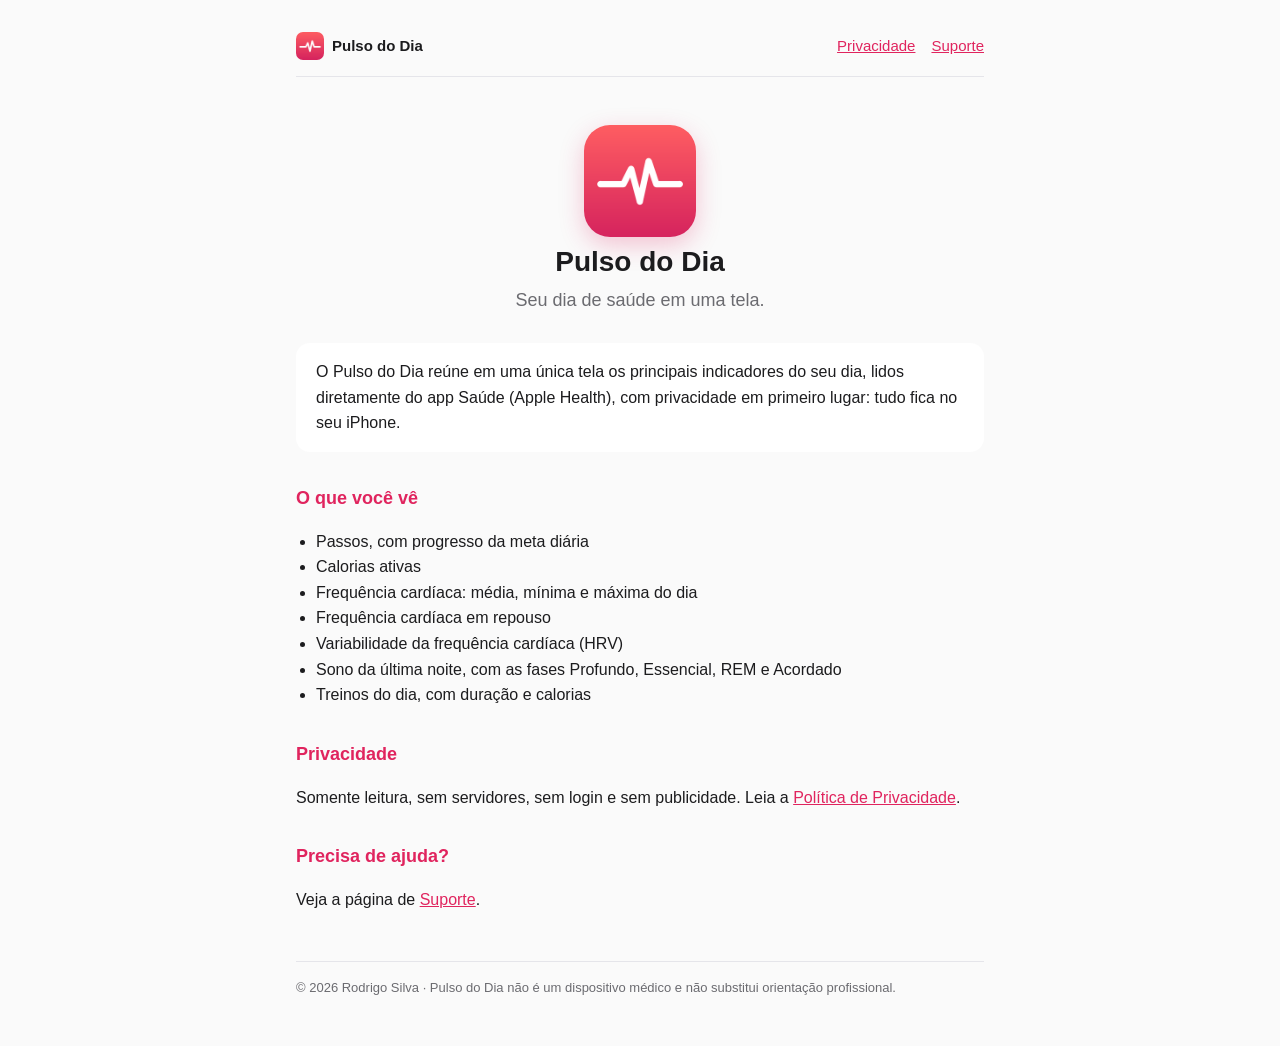
<file: index.html>
<!doctype html>
<html lang="pt-br">
<head>
  <meta charset="UTF-8" />
  <meta name="viewport" content="width=device-width, initial-scale=1" />
  <title>Pulso do Dia</title>
  <meta name="description" content="Seu dia de saúde em uma tela, lido do app Saúde e mantido só no seu iPhone." />
  <link rel="icon" href="icon.png" />
  <link rel="stylesheet" href="style.css" />
</head>
<body>
<main>
<nav><a class="brand" href="./"><img src="icon.png" alt="">Pulso do Dia</a><a href="privacidade.html">Privacidade</a><a href="suporte.html">Suporte</a></nav>
<section class="hero">
  <img src="icon.png" alt="Ícone do Pulso do Dia" />
  <h1>Pulso do Dia</h1>
  <p>Seu dia de saúde em uma tela.</p>
</section>

<div class="card">
  O Pulso do Dia reúne em uma única tela os principais indicadores do seu dia, lidos diretamente do app Saúde (Apple Health), com privacidade em primeiro lugar: tudo fica no seu iPhone.
</div>

<h2>O que você vê</h2>
<ul>
  <li>Passos, com progresso da meta diária</li>
  <li>Calorias ativas</li>
  <li>Frequência cardíaca: média, mínima e máxima do dia</li>
  <li>Frequência cardíaca em repouso</li>
  <li>Variabilidade da frequência cardíaca (HRV)</li>
  <li>Sono da última noite, com as fases Profundo, Essencial, REM e Acordado</li>
  <li>Treinos do dia, com duração e calorias</li>
</ul>

<h2>Privacidade</h2>
<p>Somente leitura, sem servidores, sem login e sem publicidade. Leia a <a href="privacidade.html">Política de Privacidade</a>.</p>

<h2>Precisa de ajuda?</h2>
<p>Veja a página de <a href="suporte.html">Suporte</a>.</p>
<footer>© 2026 Rodrigo Silva · Pulso do Dia não é um dispositivo médico e não substitui orientação profissional.</footer>
</main>
</body>
</html>
</file>
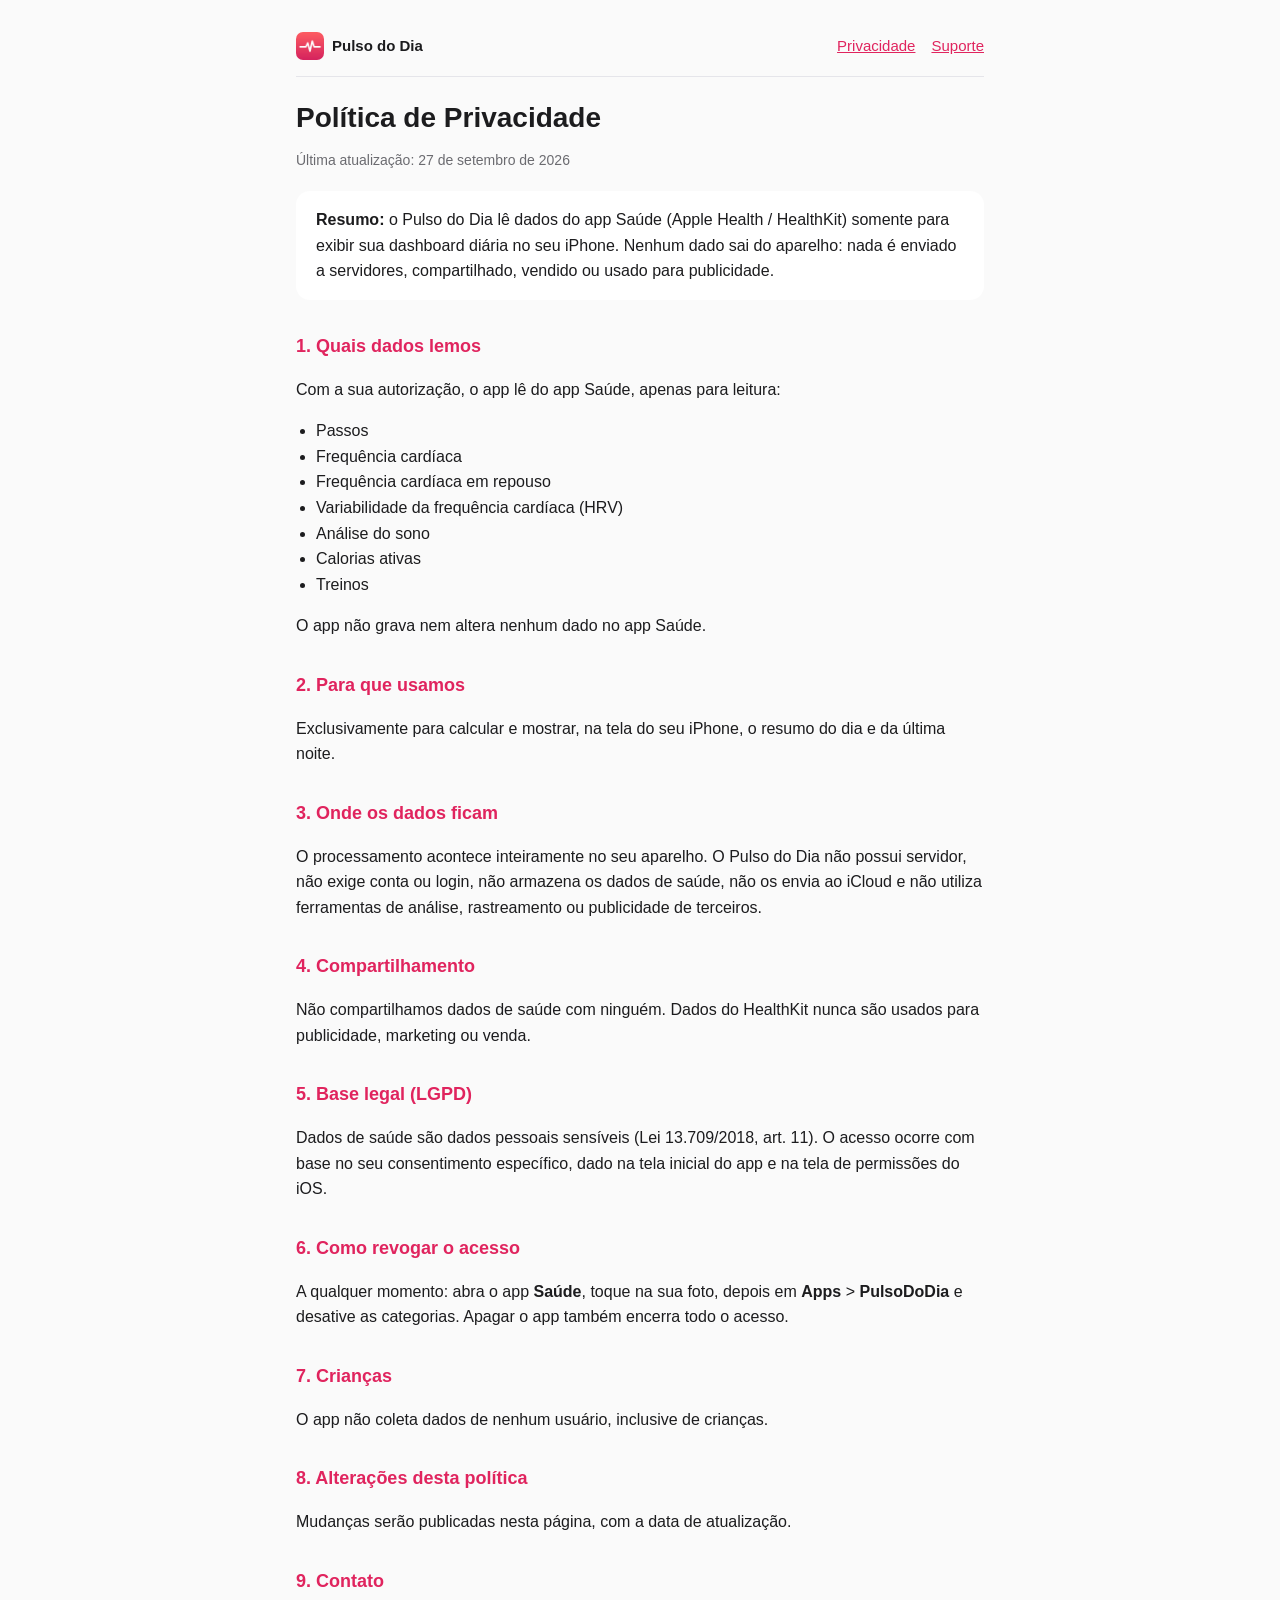
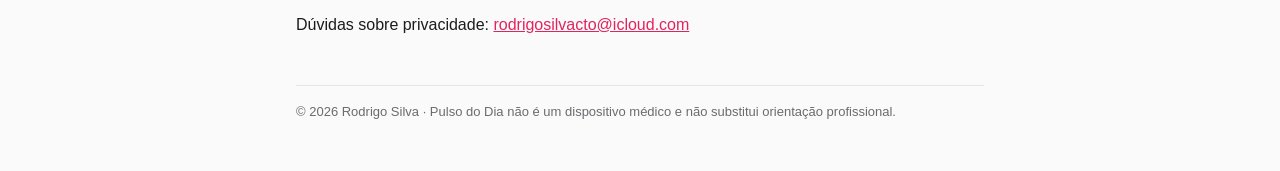
<file: privacidade.html>
<!doctype html>
<html lang="pt-br">
<head>
  <meta charset="UTF-8" />
  <meta name="viewport" content="width=device-width, initial-scale=1" />
  <title>Pulso do Dia · Política de Privacidade</title>
  <meta name="description" content="Política de Privacidade do app Pulso do Dia." />
  <link rel="icon" href="icon.png" />
  <link rel="stylesheet" href="style.css" />
</head>
<body>
<main>
<nav><a class="brand" href="./"><img src="icon.png" alt="">Pulso do Dia</a><a href="privacidade.html">Privacidade</a><a href="suporte.html">Suporte</a></nav>
<h1>Política de Privacidade</h1>
<p class="muted">Última atualização: 27 de setembro de 2026</p>

<div class="card">
  <strong>Resumo:</strong> o Pulso do Dia lê dados do app Saúde (Apple Health / HealthKit) somente para exibir sua dashboard diária no seu iPhone. Nenhum dado sai do aparelho: nada é enviado a servidores, compartilhado, vendido ou usado para publicidade.
</div>

<h2>1. Quais dados lemos</h2>
<p>Com a sua autorização, o app lê do app Saúde, apenas para leitura:</p>
<ul>
  <li>Passos</li>
  <li>Frequência cardíaca</li>
  <li>Frequência cardíaca em repouso</li>
  <li>Variabilidade da frequência cardíaca (HRV)</li>
  <li>Análise do sono</li>
  <li>Calorias ativas</li>
  <li>Treinos</li>
</ul>
<p>O app não grava nem altera nenhum dado no app Saúde.</p>

<h2>2. Para que usamos</h2>
<p>Exclusivamente para calcular e mostrar, na tela do seu iPhone, o resumo do dia e da última noite.</p>

<h2>3. Onde os dados ficam</h2>
<p>O processamento acontece inteiramente no seu aparelho. O Pulso do Dia não possui servidor, não exige conta ou login, não armazena os dados de saúde, não os envia ao iCloud e não utiliza ferramentas de análise, rastreamento ou publicidade de terceiros.</p>

<h2>4. Compartilhamento</h2>
<p>Não compartilhamos dados de saúde com ninguém. Dados do HealthKit nunca são usados para publicidade, marketing ou venda.</p>

<h2>5. Base legal (LGPD)</h2>
<p>Dados de saúde são dados pessoais sensíveis (Lei 13.709/2018, art. 11). O acesso ocorre com base no seu consentimento específico, dado na tela inicial do app e na tela de permissões do iOS.</p>

<h2>6. Como revogar o acesso</h2>
<p>A qualquer momento: abra o app <strong>Saúde</strong>, toque na sua foto, depois em <strong>Apps</strong> &gt; <strong>PulsoDoDia</strong> e desative as categorias. Apagar o app também encerra todo o acesso.</p>

<h2>7. Crianças</h2>
<p>O app não coleta dados de nenhum usuário, inclusive de crianças.</p>

<h2>8. Alterações desta política</h2>
<p>Mudanças serão publicadas nesta página, com a data de atualização.</p>

<h2>9. Contato</h2>
<p>Dúvidas sobre privacidade: <a href="mailto:rodrigosilvacto@icloud.com">rodrigosilvacto@icloud.com</a></p>
<footer>© 2026 Rodrigo Silva · Pulso do Dia não é um dispositivo médico e não substitui orientação profissional.</footer>
</main>
</body>
</html>
</file>
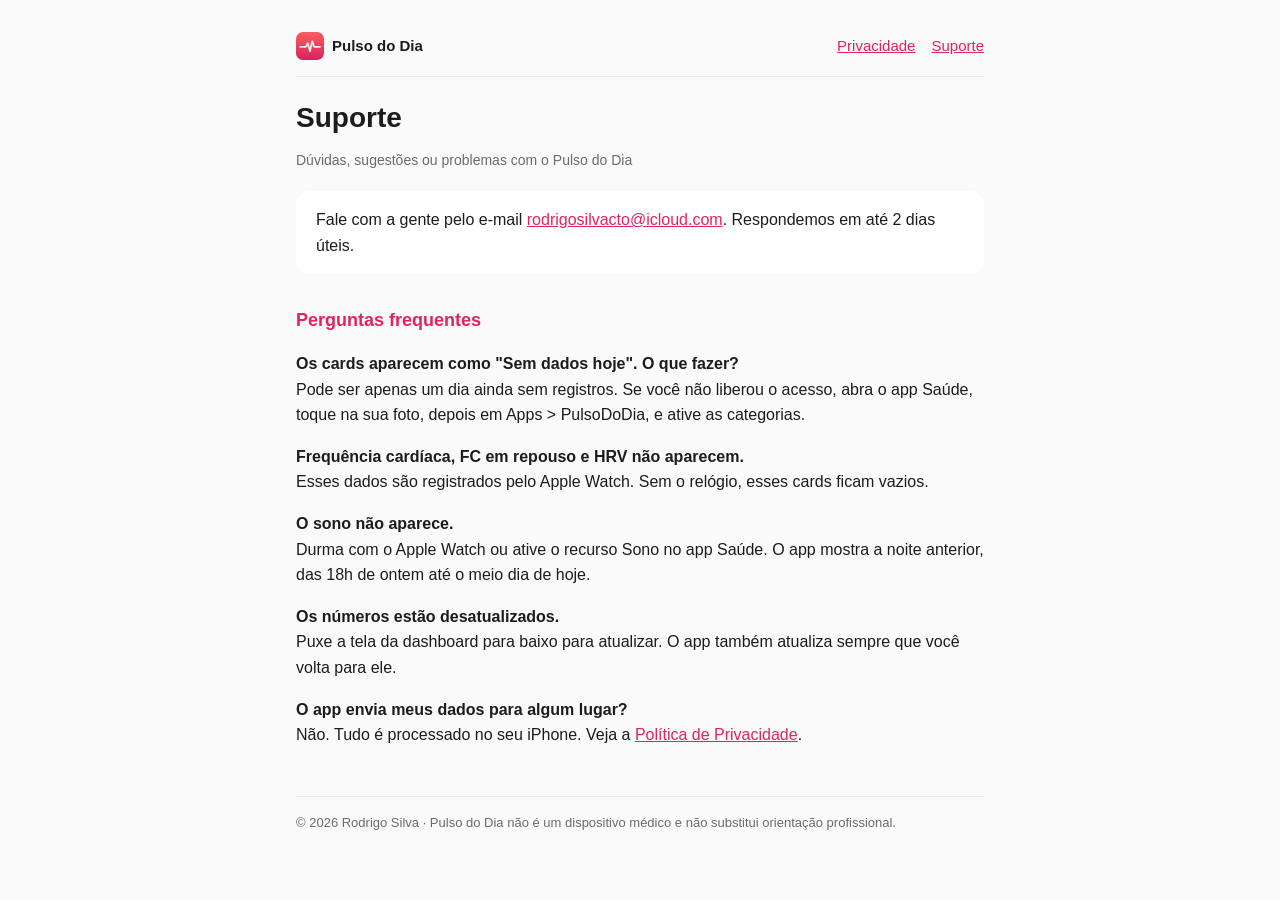
<file: suporte.html>
<!doctype html>
<html lang="pt-br">
<head>
  <meta charset="UTF-8" />
  <meta name="viewport" content="width=device-width, initial-scale=1" />
  <title>Pulso do Dia · Suporte</title>
  <meta name="description" content="Suporte e perguntas frequentes do app Pulso do Dia." />
  <link rel="icon" href="icon.png" />
  <link rel="stylesheet" href="style.css" />
</head>
<body>
<main>
<nav><a class="brand" href="./"><img src="icon.png" alt="">Pulso do Dia</a><a href="privacidade.html">Privacidade</a><a href="suporte.html">Suporte</a></nav>
<h1>Suporte</h1>
<p class="muted">Dúvidas, sugestões ou problemas com o Pulso do Dia</p>

<div class="card">
  Fale com a gente pelo e-mail <a href="mailto:rodrigosilvacto@icloud.com?subject=Suporte%20Pulso%20do%20Dia">rodrigosilvacto@icloud.com</a>. Respondemos em até 2 dias úteis.
</div>

<h2>Perguntas frequentes</h2>

<p><strong>Os cards aparecem como "Sem dados hoje". O que fazer?</strong><br />
Pode ser apenas um dia ainda sem registros. Se você não liberou o acesso, abra o app Saúde, toque na sua foto, depois em Apps &gt; PulsoDoDia, e ative as categorias.</p>

<p><strong>Frequência cardíaca, FC em repouso e HRV não aparecem.</strong><br />
Esses dados são registrados pelo Apple Watch. Sem o relógio, esses cards ficam vazios.</p>

<p><strong>O sono não aparece.</strong><br />
Durma com o Apple Watch ou ative o recurso Sono no app Saúde. O app mostra a noite anterior, das 18h de ontem até o meio dia de hoje.</p>

<p><strong>Os números estão desatualizados.</strong><br />
Puxe a tela da dashboard para baixo para atualizar. O app também atualiza sempre que você volta para ele.</p>

<p><strong>O app envia meus dados para algum lugar?</strong><br />
Não. Tudo é processado no seu iPhone. Veja a <a href="privacidade.html">Política de Privacidade</a>.</p>
<footer>© 2026 Rodrigo Silva · Pulso do Dia não é um dispositivo médico e não substitui orientação profissional.</footer>
</main>
</body>
</html>
</file>
<file: style.css>
:root { --bg:#fafafa; --fg:#1c1c1e; --muted:#6b6b70; --card:#fff; --accent:#e0245e; --line:#e5e5ea; }
@media (prefers-color-scheme: dark) { :root { --bg:#000; --fg:#f2f2f7; --muted:#a1a1a6; --card:#1c1c1e; --accent:#ff5c8a; --line:#2c2c2e; } }
* { box-sizing: border-box; }
body { margin:0; background:var(--bg); color:var(--fg); font:16px/1.6 -apple-system, BlinkMacSystemFont, "Segoe UI", Roboto, sans-serif; }
main { max-width:720px; margin:0 auto; padding:32px 16px 48px; }
nav { display:flex; gap:16px; flex-wrap:wrap; align-items:center; padding-bottom:16px; border-bottom:1px solid var(--line); margin-bottom:24px; font-size:15px; }
nav .brand { display:flex; align-items:center; gap:8px; font-weight:600; color:var(--fg); text-decoration:none; margin-right:auto; }
nav .brand img { width:28px; height:28px; border-radius:7px; }
a { color:var(--accent); }
h1 { font-size:28px; line-height:1.2; margin:0 0 4px; }
h2 { font-size:18px; margin:32px 0 8px; color:var(--accent); }
.muted { color:var(--muted); font-size:14px; }
.card { background:var(--card); border-radius:14px; padding:16px 20px; margin-top:20px; }
ul { padding-left:20px; }
.hero { text-align:center; padding:24px 0 8px; }
.hero img { width:112px; height:112px; border-radius:26px; box-shadow:0 8px 24px rgba(224,36,94,.25); }
.hero p { font-size:18px; color:var(--muted); margin:8px 0 0; }
footer { margin-top:48px; padding-top:16px; border-top:1px solid var(--line); font-size:13px; color:var(--muted); }
</file>
